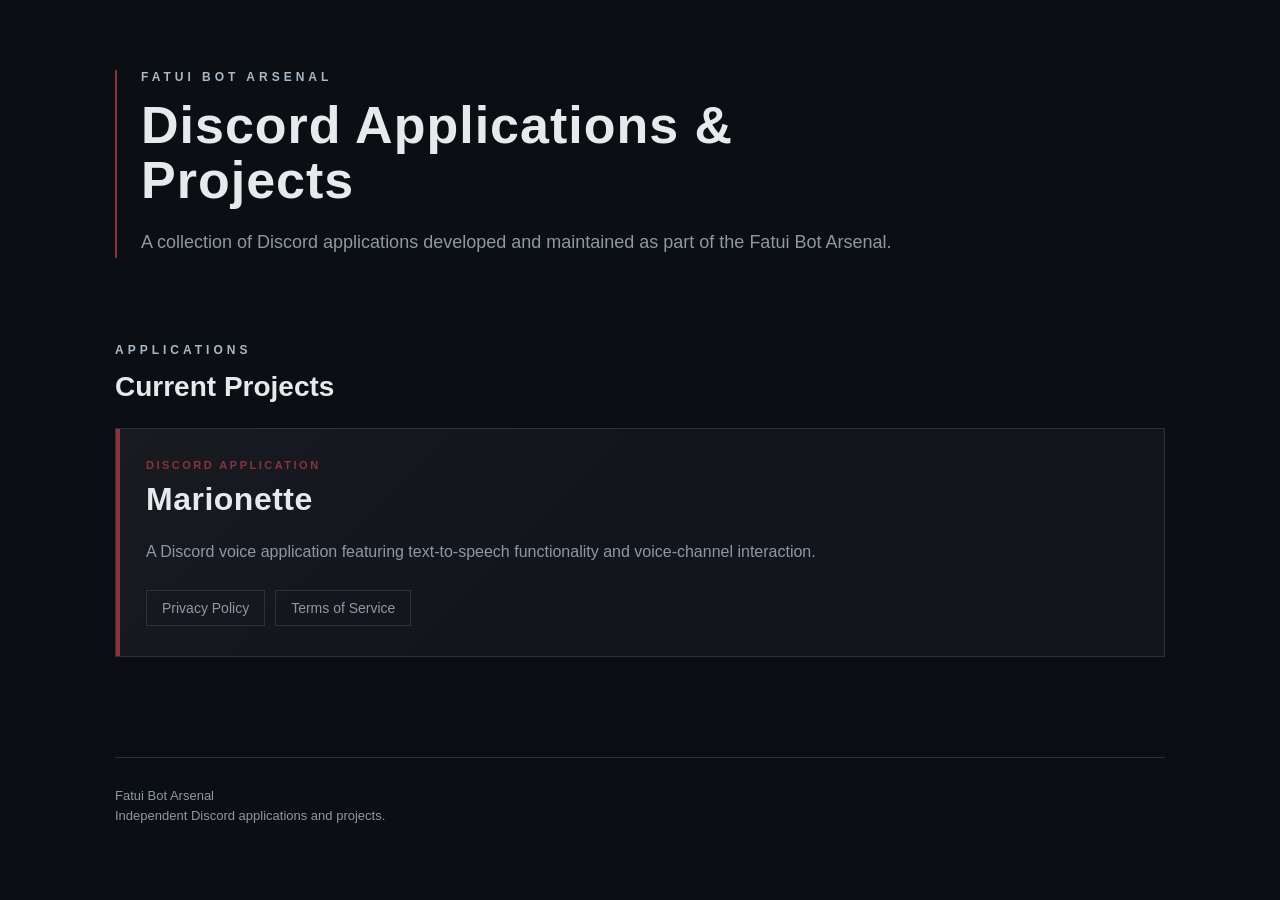
<file: index.html>
<!DOCTYPE html>
<html lang="en">
<head>
    <meta charset="UTF-8">
    <meta name="viewport" content="width=device-width, initial-scale=1.0">

    <title>Fatui Bot Arsenal</title>

    <link rel="stylesheet" href="style.css">
</head>

<body>

    <main class="container">

        <header class="site-header">

            <p class="eyebrow">
                FATUI BOT ARSENAL
            </p>

            <h1>
                Discord Applications & Projects
            </h1>

            <p class="subtitle">
                A collection of Discord applications developed and
                maintained as part of the Fatui Bot Arsenal.
            </p>

        </header>


        <section class="applications">

            <div class="section-heading">
                <p class="eyebrow">
                    APPLICATIONS
                </p>

                <h2>
                    Current Projects
                </h2>
            </div>


            <div class="application-grid">

                <article class="application-card">

                    <div class="application-card-header">

                        <p class="application-label">
                            DISCORD APPLICATION
                        </p>

                        <h3>
                            Marionette
                        </h3>

                    </div>

                    <p class="application-description">
                        A Discord voice application featuring
                        text-to-speech functionality and voice-channel
                        interaction.
                    </p>

                    <div class="application-links">

                        <a href="marionette/privacy.html">
                            Privacy Policy
                        </a>

                        <a href="marionette/terms.html">
                            Terms of Service
                        </a>

                    </div>

                </article>


                <!-- Future applications can be added here. -->

            </div>

        </section>


        <footer>

            <p>
                Fatui Bot Arsenal
            </p>

            <p>
                Independent Discord applications and projects.
            </p>

        </footer>

    </main>

</body>
</html>
</file>
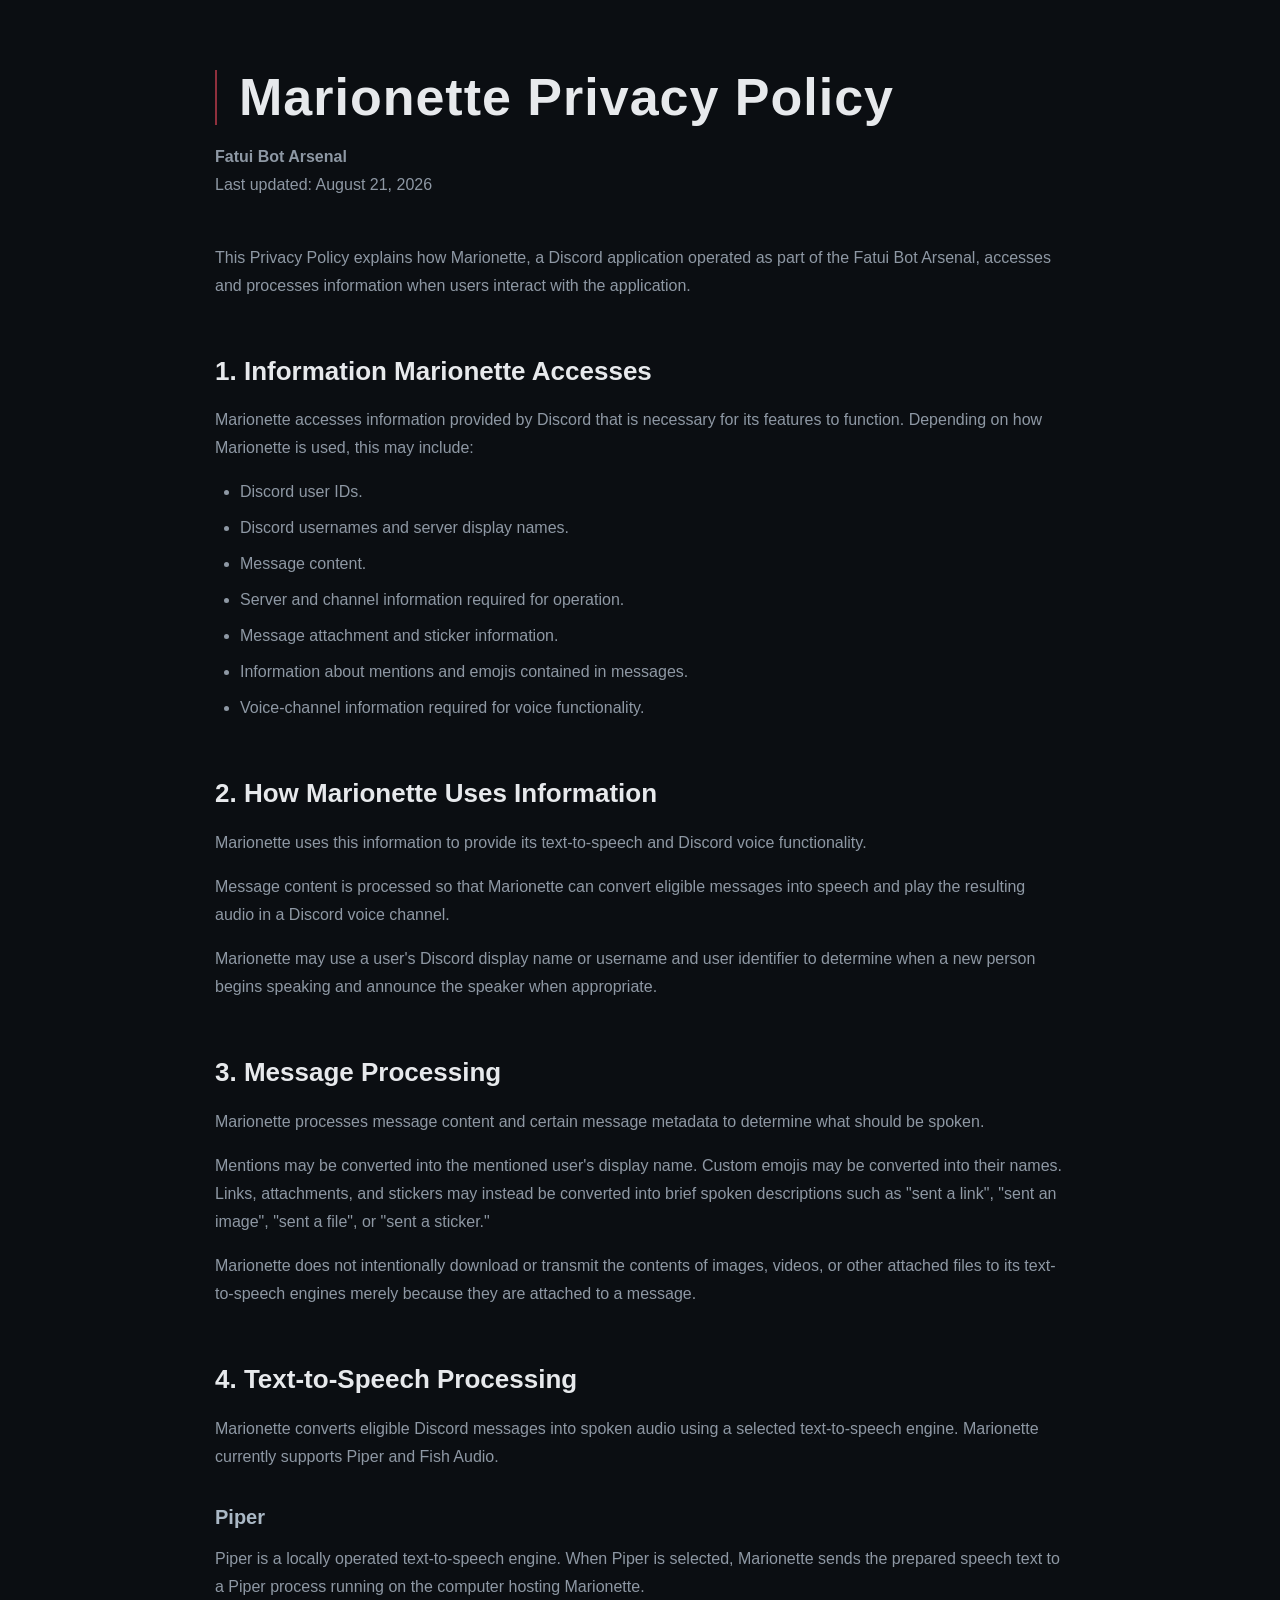
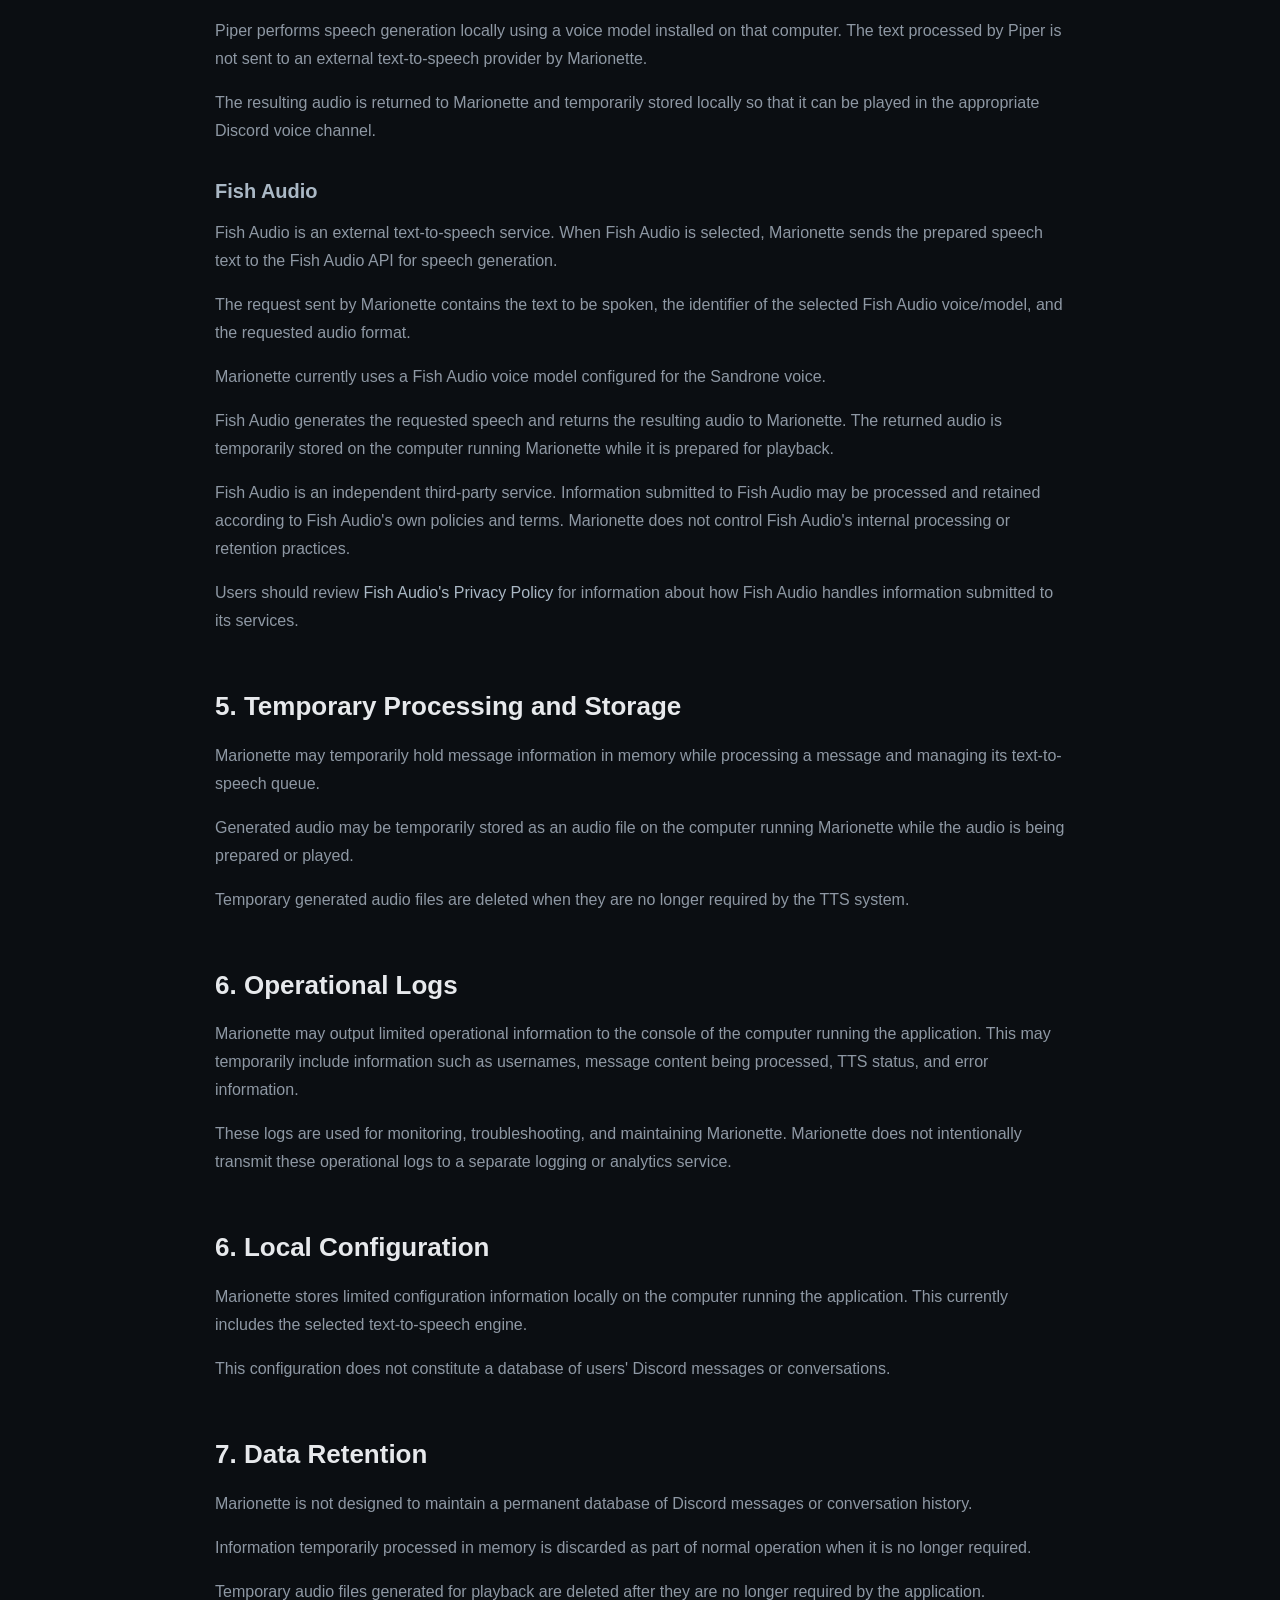
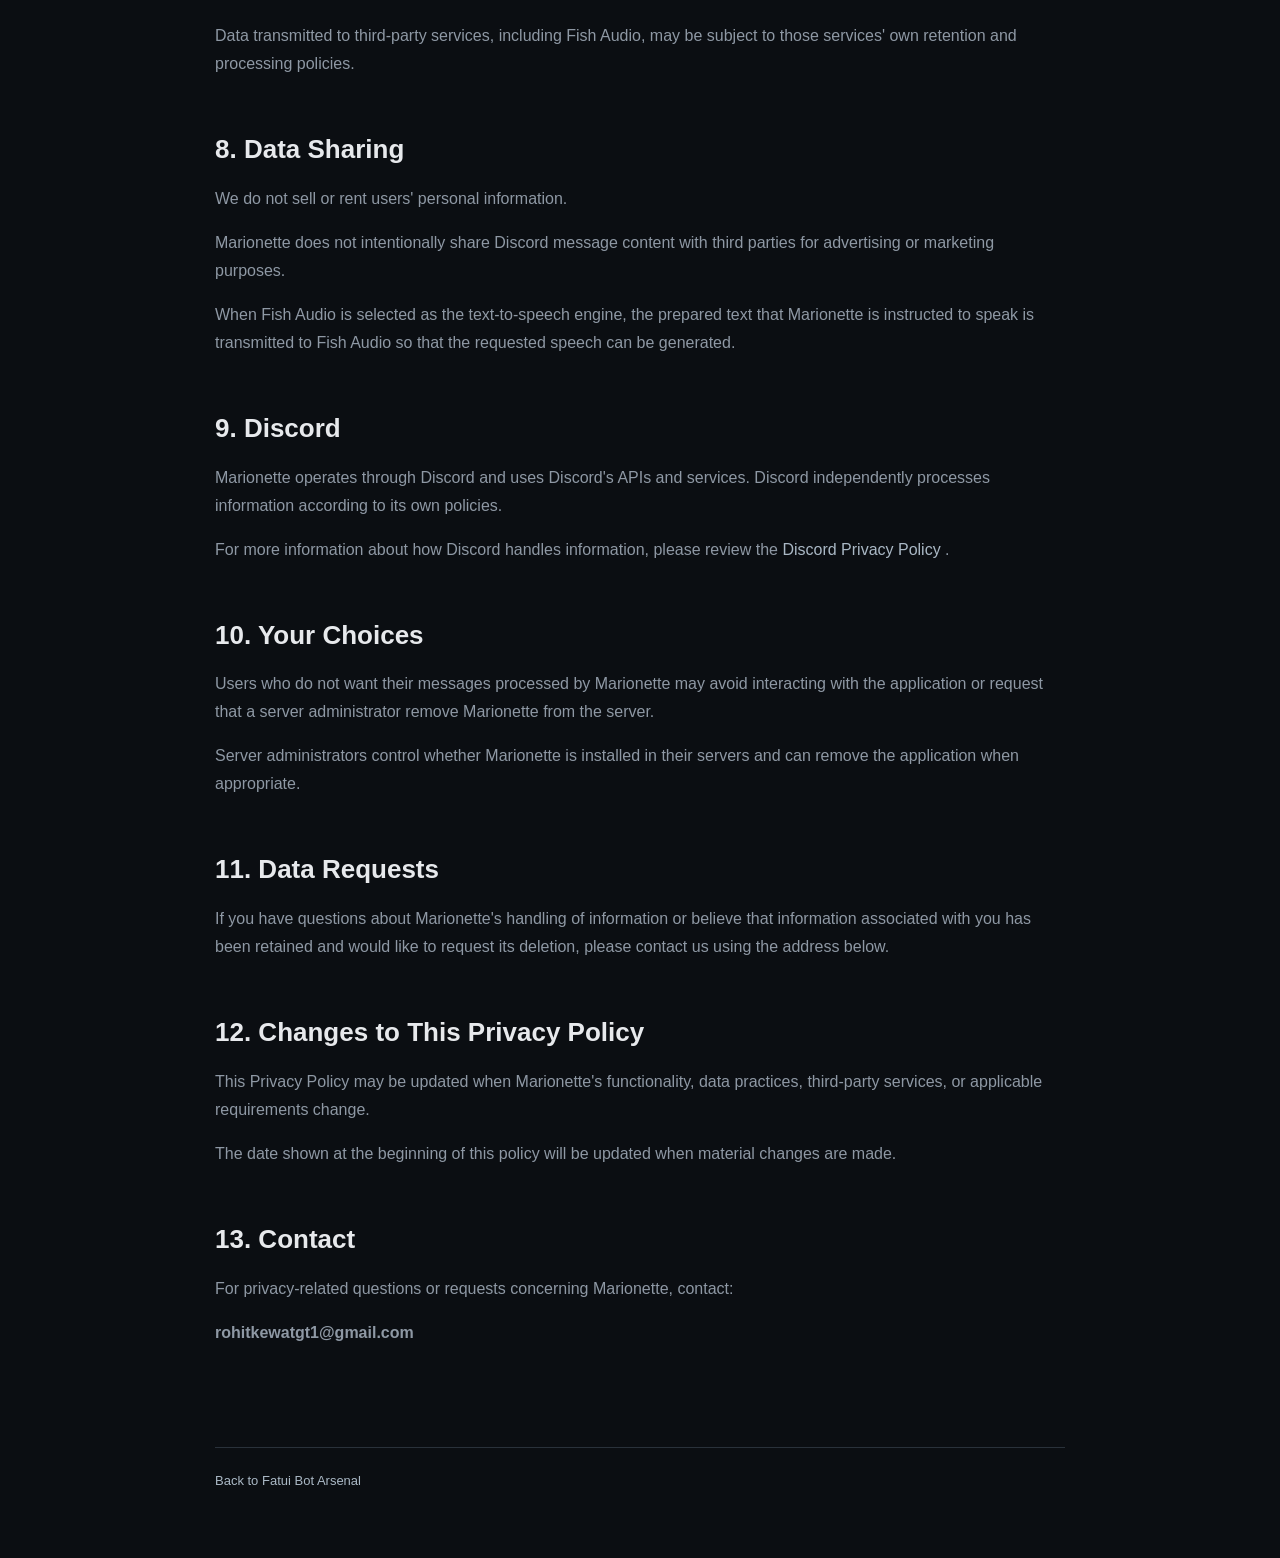
<file: marionette/privacy.html>
<!DOCTYPE html>
<html lang="en">
<head>
    <meta charset="UTF-8">
    <meta name="viewport" content="width=device-width, initial-scale=1.0">

    <title>Privacy Policy - Marionette</title>

    <link rel="stylesheet" href="../style.css">
</head>

<body>

    <main class="container document-page">

        <h1>Marionette Privacy Policy</h1>


   <p class="document-meta">
    <strong>Fatui Bot Arsenal</strong><br>
    Last updated: August 21, 2026
</p>
        
    <p>
        This Privacy Policy explains how Marionette, a Discord
        application operated as part of the Fatui Bot Arsenal,
        accesses and processes information when users interact with
        the application.
    </p>


    <h2>1. Information Marionette Accesses</h2>

    <p>
        Marionette accesses information provided by Discord that is
        necessary for its features to function. Depending on how
        Marionette is used, this may include:
    </p>

    <ul>
        <li>Discord user IDs.</li>
        <li>Discord usernames and server display names.</li>
        <li>Message content.</li>
        <li>Server and channel information required for operation.</li>
        <li>Message attachment and sticker information.</li>
        <li>Information about mentions and emojis contained in messages.</li>
        <li>Voice-channel information required for voice functionality.</li>
    </ul>


    <h2>2. How Marionette Uses Information</h2>

    <p>
        Marionette uses this information to provide its text-to-speech
        and Discord voice functionality.
    </p>

    <p>
        Message content is processed so that Marionette can convert
        eligible messages into speech and play the resulting audio
        in a Discord voice channel.
    </p>

    <p>
        Marionette may use a user's Discord display name or username
        and user identifier to determine when a new person begins
        speaking and announce the speaker when appropriate.
    </p>


    <h2>3. Message Processing</h2>

    <p>
        Marionette processes message content and certain message
        metadata to determine what should be spoken.
    </p>

    <p>
        Mentions may be converted into the mentioned user's display
        name. Custom emojis may be converted into their names.
        Links, attachments, and stickers may instead be converted
        into brief spoken descriptions such as "sent a link",
        "sent an image", "sent a file", or "sent a sticker."
    </p>

    <p>
        Marionette does not intentionally download or transmit the
        contents of images, videos, or other attached files to its
        text-to-speech engines merely because they are attached to a
        message.
    </p>


    <h2>4. Text-to-Speech Processing</h2>

<p>
    Marionette converts eligible Discord messages into spoken audio
    using a selected text-to-speech engine. Marionette currently
    supports Piper and Fish Audio.
</p>

<h3>Piper</h3>

<p>
    Piper is a locally operated text-to-speech engine. When Piper is
    selected, Marionette sends the prepared speech text to a Piper
    process running on the computer hosting Marionette.
</p>

<p>
    Piper performs speech generation locally using a voice model
    installed on that computer. The text processed by Piper is not
    sent to an external text-to-speech provider by Marionette.
</p>

<p>
    The resulting audio is returned to Marionette and temporarily
    stored locally so that it can be played in the appropriate
    Discord voice channel.
</p>

<h3>Fish Audio</h3>

<p>
    Fish Audio is an external text-to-speech service. When Fish Audio
    is selected, Marionette sends the prepared speech text to the
    Fish Audio API for speech generation.
</p>

<p>
    The request sent by Marionette contains the text to be spoken,
    the identifier of the selected Fish Audio voice/model, and the
    requested audio format.
</p>

<p>
    Marionette currently uses a Fish Audio voice model configured for
    the Sandrone voice.
</p>

<p>
    Fish Audio generates the requested speech and returns the
    resulting audio to Marionette. The returned audio is temporarily
    stored on the computer running Marionette while it is prepared
    for playback.
</p>

<p>
    Fish Audio is an independent third-party service. Information
    submitted to Fish Audio may be processed and retained according
    to Fish Audio's own policies and terms. Marionette does not
    control Fish Audio's internal processing or retention practices.
</p>

<p>
    Users should review
    <a href="https://fish.audio/privacy/">
        Fish Audio's Privacy Policy
    </a>
    for information about how Fish Audio handles information
    submitted to its services.
</p>
    

    <h2>5. Temporary Processing and Storage</h2>

    <p>
        Marionette may temporarily hold message information in memory
        while processing a message and managing its text-to-speech
        queue.
    </p>

    <p>
        Generated audio may be temporarily stored as an audio file
        on the computer running Marionette while the audio is being
        prepared or played.
    </p>

    <p>
        Temporary generated audio files are deleted when they are no
        longer required by the TTS system.
    </p>


    <h2>6. Operational Logs</h2>

<p>
    Marionette may output limited operational information to the
    console of the computer running the application. This may
    temporarily include information such as usernames, message
    content being processed, TTS status, and error information.
</p>

<p>
    These logs are used for monitoring, troubleshooting, and
    maintaining Marionette. Marionette does not intentionally
    transmit these operational logs to a separate logging or
    analytics service.
</p>
    
    <h2>6. Local Configuration</h2>

    <p>
        Marionette stores limited configuration information locally
        on the computer running the application. This currently
        includes the selected text-to-speech engine.
    </p>

    <p>
        This configuration does not constitute a database of users'
        Discord messages or conversations.
    </p>


    <h2>7. Data Retention</h2>

    <p>
        Marionette is not designed to maintain a permanent database
        of Discord messages or conversation history.
    </p>

    <p>
        Information temporarily processed in memory is discarded as
        part of normal operation when it is no longer required.
    </p>

    <p>
        Temporary audio files generated for playback are deleted
        after they are no longer required by the application.
    </p>

    <p>
        Data transmitted to third-party services, including Fish
        Audio, may be subject to those services' own retention and
        processing policies.
    </p>


<h2>8. Data Sharing</h2>

<p>
    We do not sell or rent users' personal information.
</p>

<p>
    Marionette does not intentionally share Discord message content
    with third parties for advertising or marketing purposes.
</p>

<p>
    When Fish Audio is selected as the text-to-speech engine,
    the prepared text that Marionette is instructed to speak is
    transmitted to Fish Audio so that the requested speech can be
    generated.
</p>

    <h2>9. Discord</h2>

    <p>
        Marionette operates through Discord and uses Discord's APIs
        and services. Discord independently processes information
        according to its own policies.
    </p>

    <p>
        For more information about how Discord handles information,
        please review the
        <a href="https://discord.com/privacy">
            Discord Privacy Policy
        </a>.
    </p>


    <h2>10. Your Choices</h2>

    <p>
        Users who do not want their messages processed by Marionette
        may avoid interacting with the application or request that a
        server administrator remove Marionette from the server.
    </p>

    <p>
        Server administrators control whether Marionette is installed
        in their servers and can remove the application when
        appropriate.
    </p>


    <h2>11. Data Requests</h2>

    <p>
        If you have questions about Marionette's handling of
        information or believe that information associated with you
        has been retained and would like to request its deletion,
        please contact us using the address below.
    </p>


    <h2>12. Changes to This Privacy Policy</h2>

    <p>
        This Privacy Policy may be updated when Marionette's
        functionality, data practices, third-party services, or
        applicable requirements change.
    </p>

    <p>
        The date shown at the beginning of this policy will be
        updated when material changes are made.
    </p>


    <h2>13. Contact</h2>

    <p>
        For privacy-related questions or requests concerning
        Marionette, contact:
    </p>

    <p>
        <strong>rohitkewatgt1@gmail.com</strong>
    </p>


   <footer>
            <a href="../index.html">Back to Fatui Bot Arsenal</a>
        </footer>

    </main>

</body>
</html>
</file>
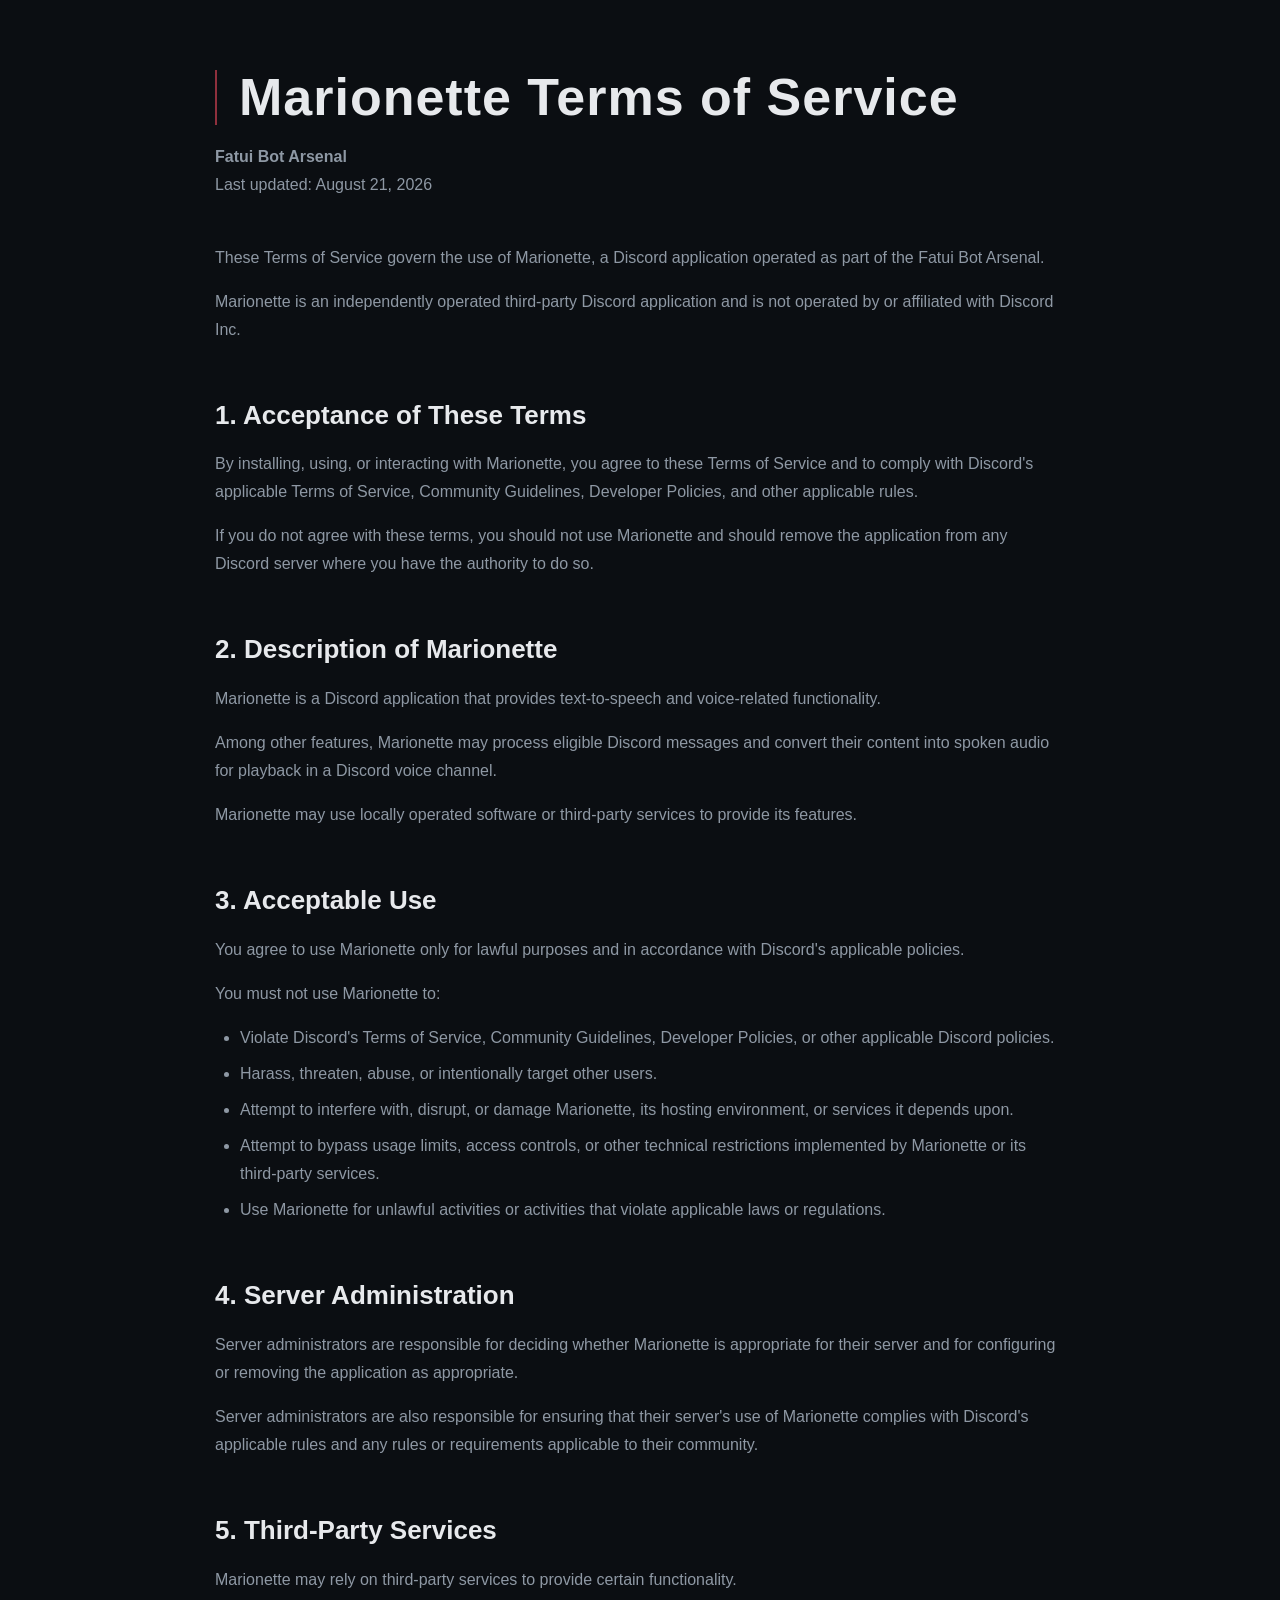
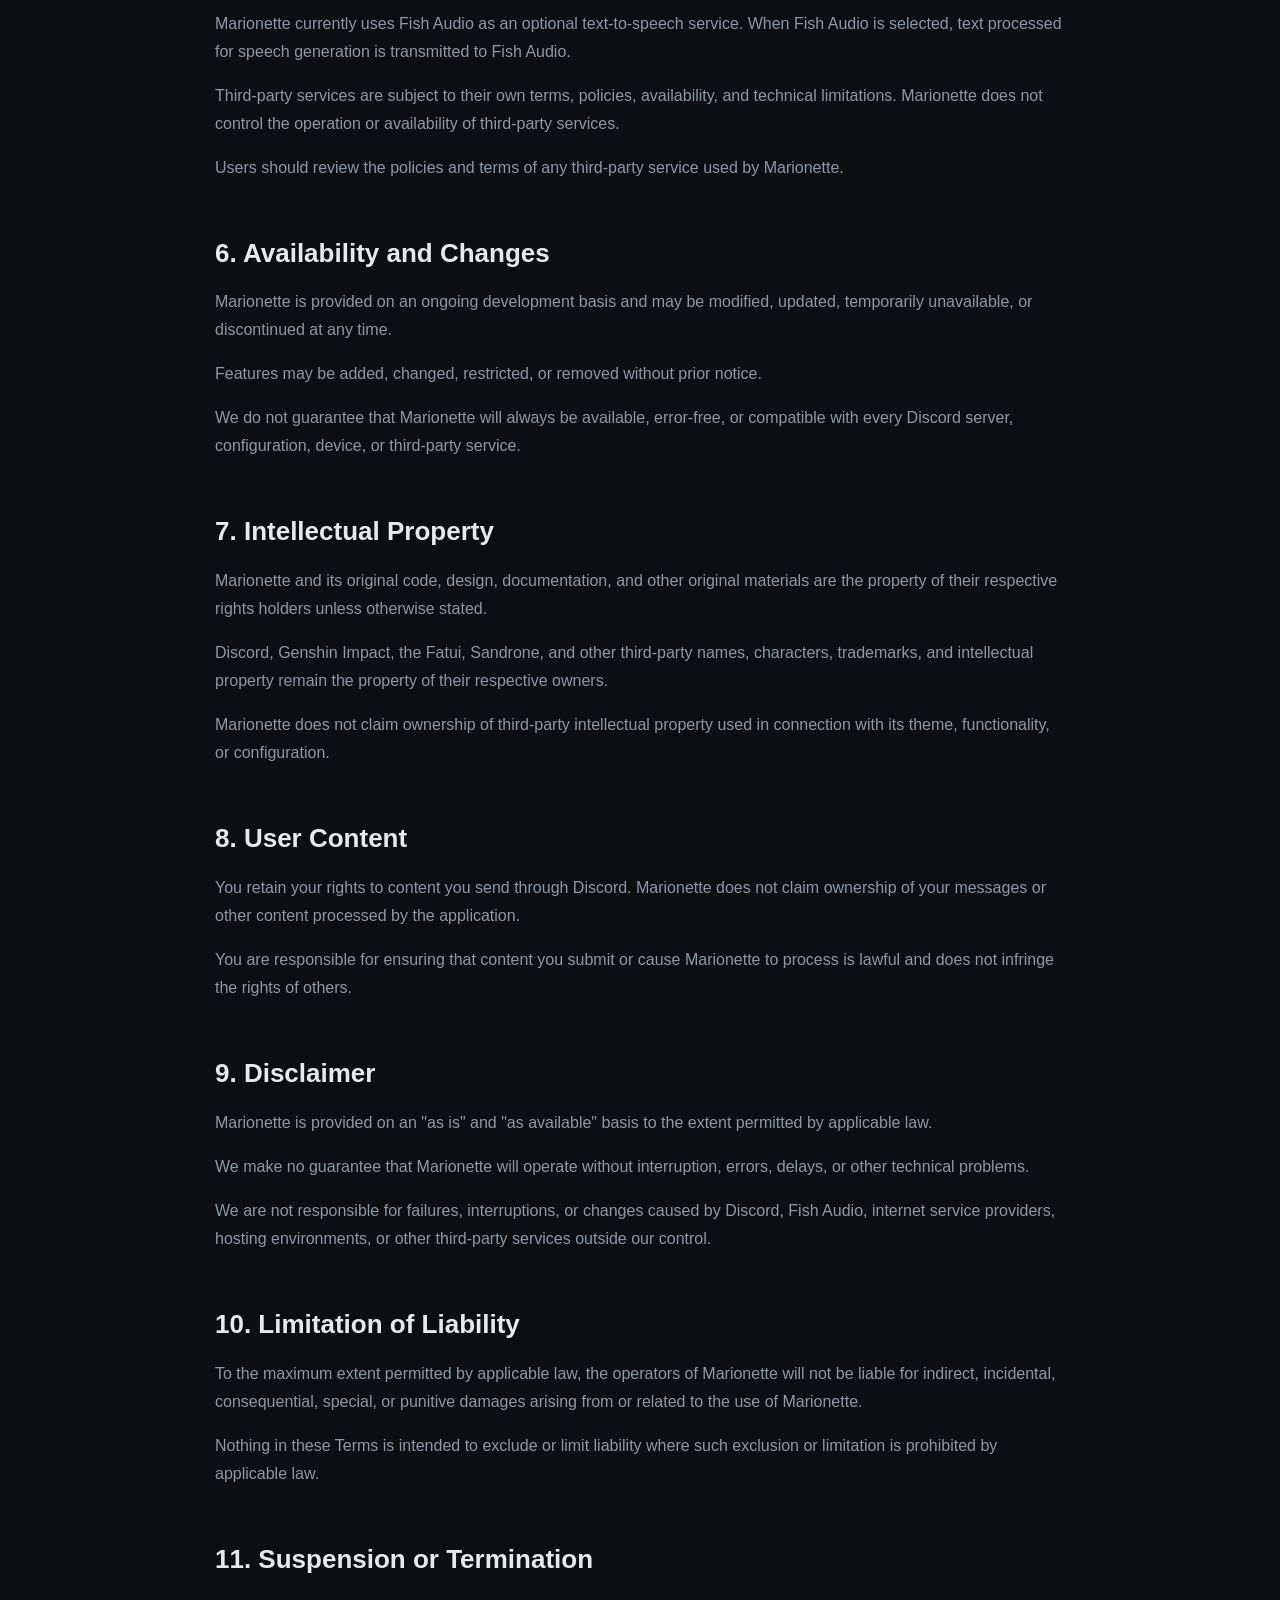
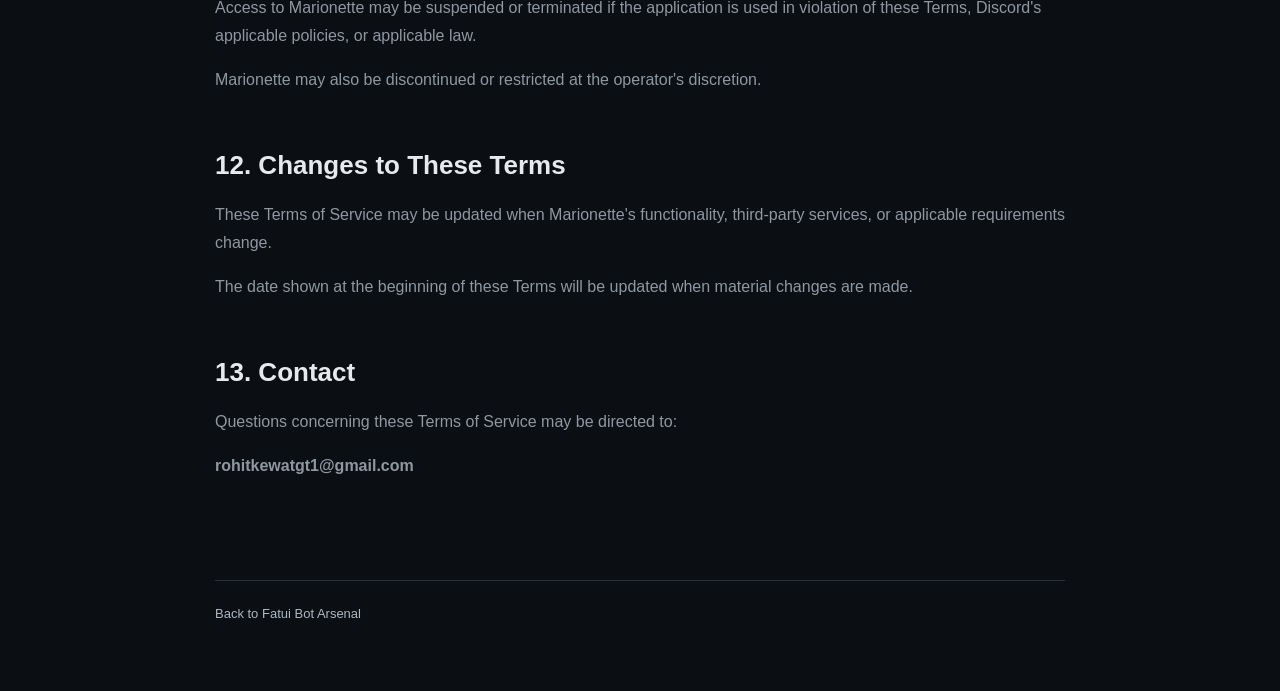
<file: marionette/terms.html>
<!DOCTYPE html>
<html lang="en">
<head>
    <meta charset="UTF-8">
    <meta name="viewport" content="width=device-width, initial-scale=1.0">

    <title>Terms of Service - Marionette</title>

    <link rel="stylesheet" href="../style.css">
</head>

<body>

    <main class="container document-page">

    <h1>Marionette Terms of Service</h1>

    <p class="document-meta">
    <strong>Fatui Bot Arsenal</strong><br>
    Last updated: August 21, 2026
</p>

    <p>
        These Terms of Service govern the use of Marionette, a
        Discord application operated as part of the Fatui Bot Arsenal.
    </p>

    <p>
        Marionette is an independently operated third-party Discord
        application and is not operated by or affiliated with
        Discord Inc.
    </p>


    <h2>1. Acceptance of These Terms</h2>

    <p>
        By installing, using, or interacting with Marionette, you
        agree to these Terms of Service and to comply with Discord's
        applicable Terms of Service, Community Guidelines, Developer
        Policies, and other applicable rules.
    </p>

    <p>
        If you do not agree with these terms, you should not use
        Marionette and should remove the application from any Discord
        server where you have the authority to do so.
    </p>


    <h2>2. Description of Marionette</h2>

    <p>
        Marionette is a Discord application that provides
        text-to-speech and voice-related functionality.
    </p>

    <p>
        Among other features, Marionette may process eligible Discord
        messages and convert their content into spoken audio for
        playback in a Discord voice channel.
    </p>

    <p>
        Marionette may use locally operated software or third-party
        services to provide its features.
    </p>


    <h2>3. Acceptable Use</h2>

    <p>
        You agree to use Marionette only for lawful purposes and in
        accordance with Discord's applicable policies.
    </p>

    <p>
        You must not use Marionette to:
    </p>

    <ul>
        <li>
            Violate Discord's Terms of Service, Community Guidelines,
            Developer Policies, or other applicable Discord policies.
        </li>

        <li>
            Harass, threaten, abuse, or intentionally target other
            users.
        </li>

        <li>
            Attempt to interfere with, disrupt, or damage Marionette,
            its hosting environment, or services it depends upon.
        </li>

        <li>
            Attempt to bypass usage limits, access controls, or other
            technical restrictions implemented by Marionette or its
            third-party services.
        </li>

        <li>
            Use Marionette for unlawful activities or activities that
            violate applicable laws or regulations.
        </li>
    </ul>


    <h2>4. Server Administration</h2>

    <p>
        Server administrators are responsible for deciding whether
        Marionette is appropriate for their server and for configuring
        or removing the application as appropriate.
    </p>

    <p>
        Server administrators are also responsible for ensuring that
        their server's use of Marionette complies with Discord's
        applicable rules and any rules or requirements applicable to
        their community.
    </p>


    <h2>5. Third-Party Services</h2>

    <p>
        Marionette may rely on third-party services to provide certain
        functionality.
    </p>

    <p>
        Marionette currently uses Fish Audio as an optional
        text-to-speech service. When Fish Audio is selected, text
        processed for speech generation is transmitted to Fish Audio.
    </p>

    <p>
        Third-party services are subject to their own terms, policies,
        availability, and technical limitations. Marionette does not
        control the operation or availability of third-party services.
    </p>

    <p>
        Users should review the policies and terms of any third-party
        service used by Marionette.
    </p>


    <h2>6. Availability and Changes</h2>

    <p>
        Marionette is provided on an ongoing development basis and
        may be modified, updated, temporarily unavailable, or
        discontinued at any time.
    </p>

    <p>
        Features may be added, changed, restricted, or removed without
        prior notice.
    </p>

    <p>
        We do not guarantee that Marionette will always be available,
        error-free, or compatible with every Discord server,
        configuration, device, or third-party service.
    </p>


    <h2>7. Intellectual Property</h2>

    <p>
        Marionette and its original code, design, documentation, and
        other original materials are the property of their respective
        rights holders unless otherwise stated.
    </p>

    <p>
        Discord, Genshin Impact, the Fatui, Sandrone, and other
        third-party names, characters, trademarks, and intellectual
        property remain the property of their respective owners.
    </p>

    <p>
        Marionette does not claim ownership of third-party
        intellectual property used in connection with its theme,
        functionality, or configuration.
    </p>


    <h2>8. User Content</h2>

    <p>
        You retain your rights to content you send through Discord.
        Marionette does not claim ownership of your messages or other
        content processed by the application.
    </p>

    <p>
        You are responsible for ensuring that content you submit or
        cause Marionette to process is lawful and does not infringe
        the rights of others.
    </p>


    <h2>9. Disclaimer</h2>

    <p>
        Marionette is provided on an "as is" and "as available" basis
        to the extent permitted by applicable law.
    </p>

    <p>
        We make no guarantee that Marionette will operate without
        interruption, errors, delays, or other technical problems.
    </p>

    <p>
        We are not responsible for failures, interruptions, or
        changes caused by Discord, Fish Audio, internet service
        providers, hosting environments, or other third-party
        services outside our control.
    </p>


    <h2>10. Limitation of Liability</h2>

    <p>
        To the maximum extent permitted by applicable law, the
        operators of Marionette will not be liable for indirect,
        incidental, consequential, special, or punitive damages
        arising from or related to the use of Marionette.
    </p>

    <p>
        Nothing in these Terms is intended to exclude or limit
        liability where such exclusion or limitation is prohibited
        by applicable law.
    </p>


    <h2>11. Suspension or Termination</h2>

    <p>
        Access to Marionette may be suspended or terminated if the
        application is used in violation of these Terms, Discord's
        applicable policies, or applicable law.
    </p>

    <p>
        Marionette may also be discontinued or restricted at the
        operator's discretion.
    </p>


    <h2>12. Changes to These Terms</h2>

    <p>
        These Terms of Service may be updated when Marionette's
        functionality, third-party services, or applicable
        requirements change.
    </p>

    <p>
        The date shown at the beginning of these Terms will be updated
        when material changes are made.
    </p>


    <h2>13. Contact</h2>

    <p>
        Questions concerning these Terms of Service may be directed
        to:
    </p>

    <p>
        <strong>rohitkewatgt1@gmail.com</strong>
    </p>


    <footer>
            <a href="../index.html">Back to Fatui Bot Arsenal</a>
        </footer>

    </main>

</body>
</html>
</file>
<file: style.css>
/* -----------------------------------
   General page settings
----------------------------------- */

:root {
    --background: #0b0e12;
    --surface: #12161c;
    --surface-hover: #181d24;

    --border: #29313a;
    --border-hover: #3d4854;

    --text: #e7e9ec;
    --muted: #8e98a4;

    --accent: #8f303d;
    --accent-hover: #b43d4b;

    --cold: #aab8c5;
}

* {
    box-sizing: border-box;
}


body {
    margin: 0;

    background-color: var(--background);
    color: var(--text);

    font-family: Arial, Helvetica, sans-serif;
}


/* -----------------------------------
   Main content
----------------------------------- */

.container {
    width: 90%;
    max-width: 1050px;

    margin: 0 auto;
    padding: 70px 0;
}


/* -----------------------------------
   Header
----------------------------------- */

.site-header {
    position: relative;

    max-width: 800px;

    margin-bottom: 85px;

    padding-left: 24px;

    border-left: 2px solid var(--accent);
}


.eyebrow {
    margin: 0 0 14px 0;

    color: var(--cold);

    font-size: 12px;
    font-weight: bold;

    letter-spacing: 4px;
}


h1 {
    margin: 0 0 20px 0;

    color: var(--text);

    font-size: 52px;
    font-weight: 700;
    line-height: 1.05;

    letter-spacing: 1px;
}


.subtitle {
    margin: 0;

    color: var(--muted);

    font-size: 18px;
    line-height: 1.7;
}


/* -----------------------------------
   Section headings
----------------------------------- */

.section-heading {
    margin-bottom: 25px;
}


h2 {
    margin: 0;

    font-size: 28px;
}


/* -----------------------------------
   Application grid
----------------------------------- */

.application-grid {
    display: grid;

    grid-template-columns: repeat(
        auto-fit,
        minmax(280px, 1fr)
    );

    gap: 20px;
}


/* -----------------------------------
   Application cards
----------------------------------- */

.application-card {
    position: relative;

    padding: 30px;

    background:
        linear-gradient(
            135deg,
            rgba(255, 255, 255, 0.025),
            transparent 45%
        ),
        var(--surface);

    border: 1px solid var(--border);

    overflow: hidden;

    transition:
        background-color 0.2s ease,
        border-color 0.2s ease,
        transform 0.2s ease;
}


.application-card:hover {
    background:
        linear-gradient(
            135deg,
            rgba(255, 255, 255, 0.04),
            transparent 45%
        ),
        var(--surface-hover);

    border-color: var(--border-hover);

    transform: translateY(-3px);
}

.application-card::before {
    content: "";

    position: absolute;

    top: 0;
    left: 0;

    width: 4px;
    height: 100%;

    background: var(--accent);
}

.application-label {
    margin: 0 0 10px 0;

    color: var(--accent);

    font-size: 11px;
    font-weight: bold;

    letter-spacing: 2.5px;
}


.application-card h3 {
    margin: 0;

    color: var(--text);

    font-size: 32px;
    font-weight: 600;
    letter-spacing: 0.5px;
}


.application-description {
    margin: 20px 0 25px 0;

    color: var(--muted);

    line-height: 1.7;
}


/* -----------------------------------
   Application links
----------------------------------- */

.application-links {
    display: flex;

    gap: 10px;

    flex-wrap: wrap;
}


.application-links a {
    padding: 9px 15px;

    background-color: transparent;

    border: 1px solid var(--border);

    color: var(--muted);

    font-size: 14px;

    text-decoration: none;

    transition:
        background-color 0.2s ease,
        border-color 0.2s ease,
        color 0.2s ease;
}

.application-links a:hover {
    background-color: var(--accent);

    border-color: var(--accent);

    color: #ffffff;
}

/* -----------------------------------
   Footer
----------------------------------- */

footer {
    margin-top: 100px;

    padding-top: 25px;

    border-top: 1px solid var(--border);

    color: var(--muted);

    font-size: 13px;
}


footer p {
    margin: 5px 0;
}


/* -----------------------------------
   Mobile
----------------------------------- */

@media (max-width: 600px) {

    .container {
        width: 88%;

        padding: 45px 0;
    }


    .site-header {
        margin-bottom: 55px;
    }


h1 {
    font-size: 38px;
}

    .subtitle {
        font-size: 16px;
    }


    h2 {
        font-size: 24px;
    }


    .application-card {
        padding: 23px;
    }

}

/* -----------------------------------
   Document pages
----------------------------------- */

body:has(.document-page) {
    background-color: var(--background);
}


.document-page {
    max-width: 850px;
}


.document-page h1 {
    padding-left: 22px;

    border-left: 2px solid var(--accent);

    margin-bottom: 18px;
}


.document-page h2 {
    margin-top: 55px;
    margin-bottom: 18px;

    color: var(--text);

    font-size: 26px;
    line-height: 1.3;
}


.document-page h3 {
    margin-top: 35px;
    margin-bottom: 14px;

    color: var(--cold);

    font-size: 20px;
}


.document-page p,
.document-page li {
    color: var(--muted);

    font-size: 16px;
    line-height: 1.75;
}


.document-page ul {
    margin-top: 10px;
    padding-left: 25px;
}


.document-page li {
    margin-bottom: 8px;
}


.document-page a {
    color: var(--cold);

    text-decoration: none;

    border-bottom: 1px solid transparent;

    transition:
        color 0.2s ease,
        border-color 0.2s ease;
}


.document-page a:hover {
    color: var(--accent-hover);

    border-color: var(--accent-hover);
}


.document-meta {
    margin-bottom: 45px;

    color: var(--muted);

    font-size: 14px;
}


.document-footer {
    margin-top: 70px;
}
</file>
